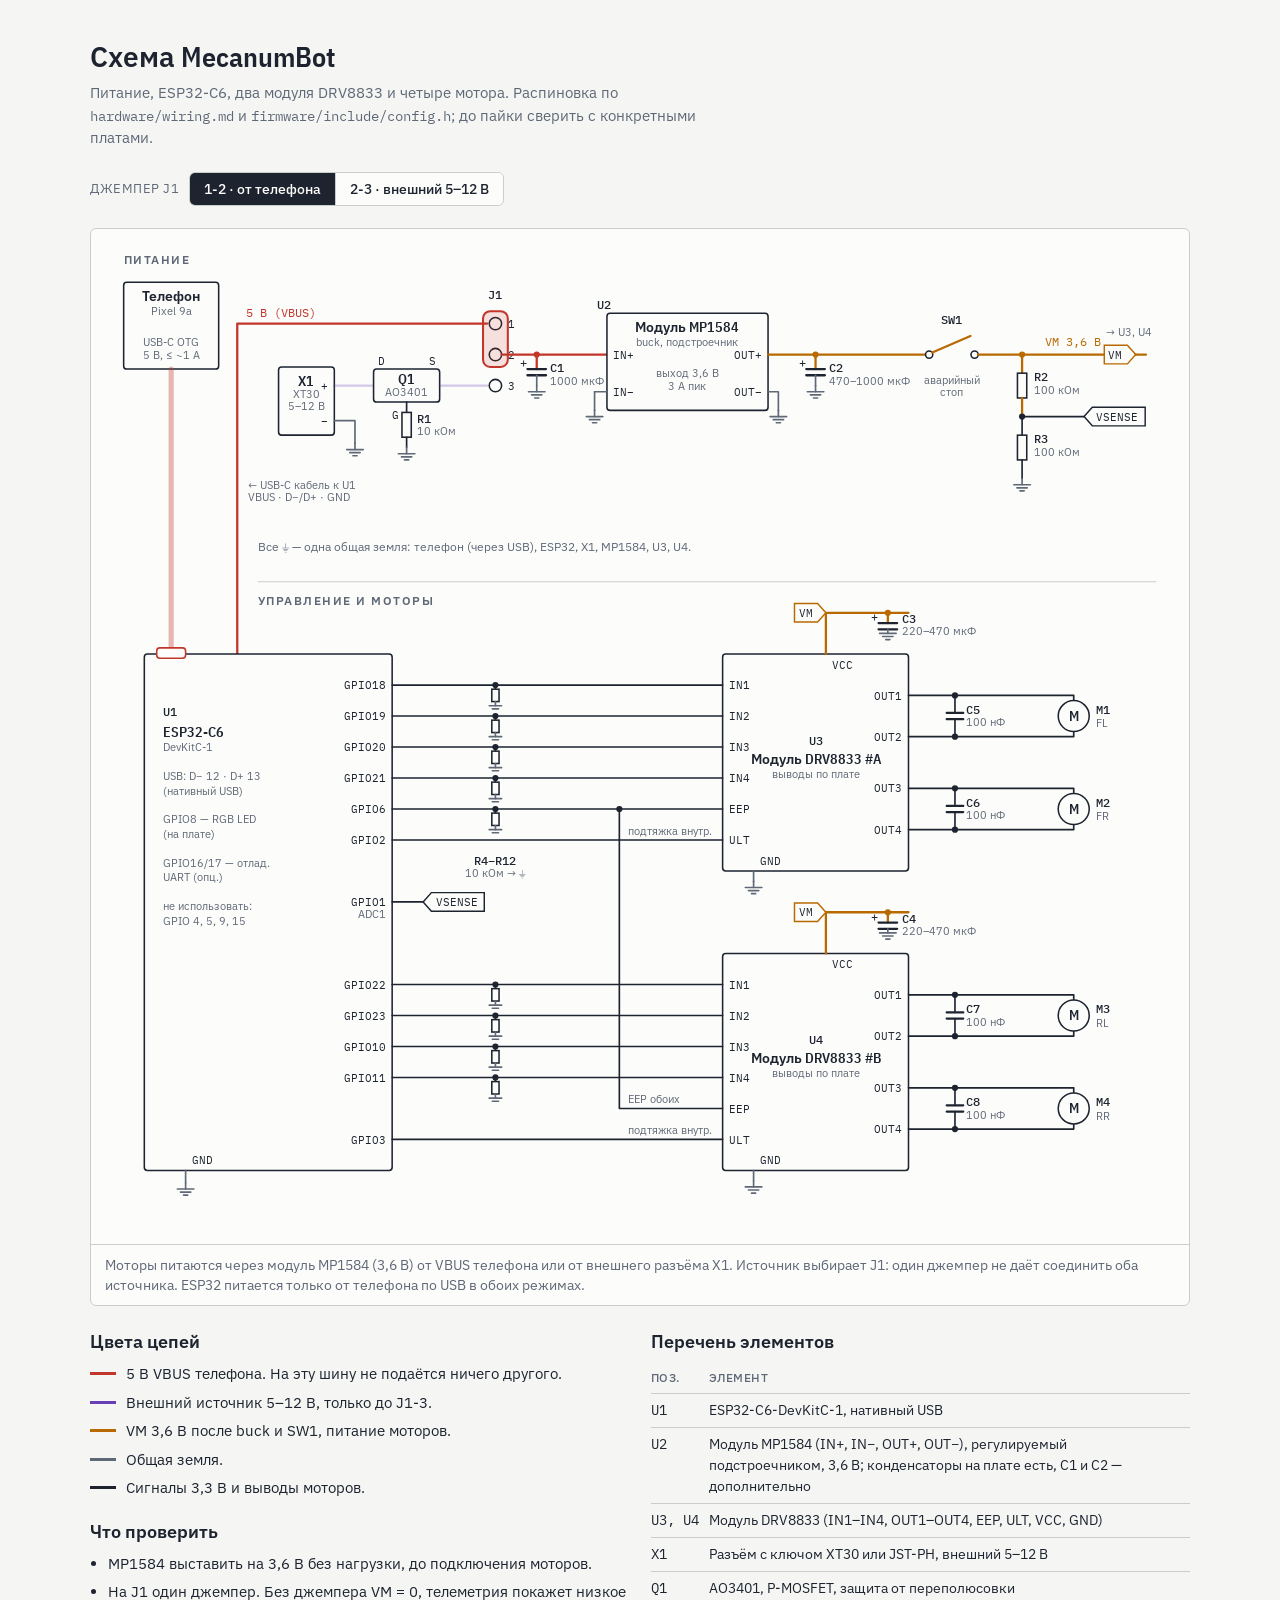
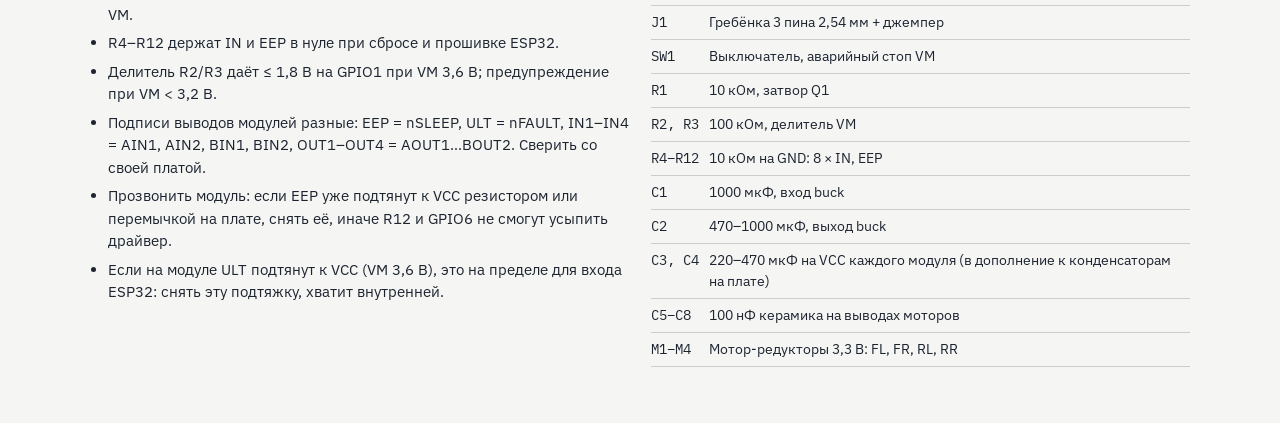
<file: schematic/schematic.html>
<!doctype html>
<html lang="ru">
<meta charset="utf-8">
<meta name="viewport" content="width=device-width, initial-scale=1">
<title>Схема MecanumBot</title>
<link rel="preconnect" href="https://fonts.googleapis.com">
<link rel="stylesheet" href="https://fonts.googleapis.com/css2?family=IBM+Plex+Mono:wght@400;500&family=IBM+Plex+Sans:wght@400;500;600&family=IBM+Plex+Sans+Condensed:wght@500;600&display=swap">
<style>
/* Layout: one wide schematic sheet with a source switch above it; legend and parts list below. */
:root {
  --bg: #f5f6f3; --sheet: #fcfcfa; --ink: #1d2430; --muted: #5f6877; --line: #c9cfc8;
  --v5: #c2362b; --ext: #6a3fb5; --vm: #b86a00; --sig: #1d2430; --gnd: #5f6877;
  --font-body: "IBM Plex Sans", system-ui, sans-serif;
  --font-disp: "IBM Plex Sans Condensed", "IBM Plex Sans", system-ui, sans-serif;
  --font-mono: "IBM Plex Mono", ui-monospace, Menlo, monospace;
}
@media (prefers-color-scheme: dark) { :root:not([data-theme="light"]) {
  --bg: #14171c; --sheet: #1a1e24; --ink: #e3e6ea; --muted: #98a0ab; --line: #343a43;
  --v5: #ff7a6b; --ext: #b69cff; --vm: #f0a640; --sig: #e3e6ea; --gnd: #98a0ab; color-scheme: dark; } }
:root[data-theme="dark"] {
  --bg: #14171c; --sheet: #1a1e24; --ink: #e3e6ea; --muted: #98a0ab; --line: #343a43;
  --v5: #ff7a6b; --ext: #b69cff; --vm: #f0a640; --sig: #e3e6ea; --gnd: #98a0ab; color-scheme: dark; }
body { background: var(--bg); color: var(--ink); font-family: var(--font-body); font-size: 15px; line-height: 1.5; }
main { max-width: 1100px; margin: 0 auto; padding: 28px 16px 48px; display: grid; gap: 22px; }
h1 { font-family: var(--font-disp); font-weight: 600; font-size: 28px; margin: 0; text-wrap: balance; }
h2 { font-family: var(--font-disp); font-weight: 600; font-size: 18px; margin: 0 0 8px; }
.lead { margin: 4px 0 0; color: var(--muted); max-width: 70ch; }
.bar { display: flex; flex-wrap: wrap; gap: 10px; align-items: center; }
.bar span { font-size: 13px; color: var(--muted); letter-spacing: .04em; text-transform: uppercase; }
.seg { display: inline-flex; border: 1px solid var(--line); border-radius: 6px; overflow: hidden; }
.seg button { font: 500 14px var(--font-body); padding: 7px 14px; border: 0; background: var(--sheet); color: var(--ink); cursor: pointer; }
.seg button + button { border-left: 1px solid var(--line); }
.seg button[aria-pressed="true"] { background: var(--ink); color: var(--sheet); }
.seg button:focus-visible { outline: 2px solid var(--vm); outline-offset: -2px; }
figure { margin: 0; background: var(--sheet); border: 1px solid var(--line); border-radius: 6px; }
.scroll { overflow-x: auto; padding: 12px; }
svg { display: block; width: 100%; min-width: 820px; height: auto; }
figcaption { padding: 10px 14px; border-top: 1px solid var(--line); color: var(--muted); font-size: 13.5px; }
.w { fill: none; stroke-width: 1.6; stroke-linejoin: round; stroke-linecap: round; transition: opacity .2s; }
.sig { stroke: var(--sig); } .v5 { stroke: var(--v5); stroke-width: 2.2; } .ext { stroke: var(--ext); stroke-width: 2.2; }
.vm { stroke: var(--vm); stroke-width: 2.2; } .gnd { stroke: var(--gnd); } .mot { stroke: var(--sig); }
.vin { stroke: var(--vin); stroke-width: 2.2; }
.usb { stroke: var(--v5); stroke-width: 5; stroke-opacity: .35; }
.sw { stroke: var(--vm); stroke-width: 2.2; }
.dot { stroke: none; } .dot.sig, .dot.mot { fill: var(--sig); } .dot.vm { fill: var(--vm); } .dot.vin { fill: var(--vin); }
.g line { stroke: var(--gnd); stroke-width: 1.6; stroke-linecap: round; }
.part { fill: var(--sheet); stroke: var(--sig); stroke-width: 1.5; }
.plate { stroke: var(--sig); stroke-width: 2.2; stroke-linecap: round; }
.blk { fill: var(--sheet); stroke: var(--sig); stroke-width: 1.5; }
.port { fill: var(--sheet); stroke: var(--v5); stroke-width: 1.5; }
.jpin { fill: var(--sheet); stroke: var(--sig); stroke-width: 1.5; }
.jcap { fill: var(--vin); fill-opacity: .14; stroke: var(--vin); stroke-width: 2; transition: transform .25s; }
.flag { fill: var(--sheet); stroke-width: 1.4; } .flag.vm { stroke: var(--vm); } .flag.sig { stroke: var(--sig); }
.rule { stroke: var(--line); stroke-width: 1; }
text { fill: var(--ink); font-family: var(--font-body); font-size: 12px; }
.btitle { font-family: var(--font-disp); font-weight: 600; font-size: 14px; }
.ref { font-family: var(--font-mono); font-weight: 500; font-size: 12px; }
.val { fill: var(--muted); font-size: 11px; }
.pin { font-family: var(--font-mono); font-size: 11px; }
.pol { font-family: var(--font-mono); font-size: 12px; }
.mname { font-family: var(--font-disp); font-weight: 600; font-size: 14px; }
.flagt { font-family: var(--font-mono); font-size: 11px; }
.net5 { fill: var(--v5); font-family: var(--font-mono); font-size: 11.5px; }
.netvm { fill: var(--vm); font-family: var(--font-mono); font-size: 11.5px; }
.sect { fill: var(--muted); font-family: var(--font-disp); font-size: 12px; letter-spacing: .12em; font-weight: 600; }
.note { fill: var(--muted); font-size: 12px; }
/* source switch */
figure[data-src="phone"] { --vin: var(--v5); }
figure[data-src="ext"] { --vin: var(--ext); }
figure[data-src="phone"] .ext { opacity: .28; }
figure[data-src="ext"] .v5 { opacity: .28; }
figure[data-src="ext"] #jcap { transform: translateY(30px); }
.cols { display: grid; grid-template-columns: repeat(auto-fit, minmax(300px, 1fr)); gap: 22px; align-items: start; }
.cols > section { min-width: 0; }
.legend { list-style: none; margin: 0; padding: 0; display: grid; gap: 6px; }
.legend li { display: flex; gap: 10px; align-items: baseline; }
.sw-k { flex: 0 0 26px; height: 0; border-top: 3px solid; transform: translateY(-4px); }
ul.rules { margin: 0; padding-left: 18px; display: grid; gap: 6px; }
.tbl { overflow-x: auto; }
table { border-collapse: collapse; width: 100%; font-size: 14px; }
th, td { text-align: left; padding: 6px 10px 6px 0; border-bottom: 1px solid var(--line); vertical-align: top; }
th { font-size: 12px; color: var(--muted); font-weight: 500; letter-spacing: .04em; text-transform: uppercase; }
td:first-child { font-family: var(--font-mono); white-space: nowrap; }
code { font-family: var(--font-mono); font-size: .92em; }
@media (prefers-reduced-motion: reduce) { .w, .jcap { transition: none; } }
</style>
<main>
  <header>
    <h1>Схема MecanumBot</h1>
    <p class="lead">Питание, ESP32-C6, два модуля DRV8833 и четыре мотора. Распиновка по <code>hardware/wiring.md</code> и <code>firmware/include/config.h</code>; до пайки сверить с конкретными платами.</p>
  </header>
  <div class="bar">
    <span>Джемпер J1</span>
    <div class="seg" role="group" aria-label="Положение джемпера J1">
      <button id="src-phone" type="button" aria-pressed="true" data-src="phone">1-2 · от телефона</button>
      <button id="src-ext" type="button" aria-pressed="false" data-src="ext">2-3 · внешний 5–12 В</button>
    </div>
  </div>
  <figure id="sch" data-src="phone">
    <div class="scroll">
<svg viewBox="0 0 1040 960" role="img" aria-label="Принципиальная схема MecanumBot: питание моторов от телефона или внешнего источника через джемпер J1 и MP1584, ESP32-C6 управляет двумя DRV8833 и четырьмя моторами">
<text class="sect" x="20" y="22" text-anchor="start">ПИТАНИЕ</text>
<rect class="blk" x="20" y="40" width="92" height="84" rx="3"/>
<text class="btitle" x="66.0" y="58" text-anchor="middle">Телефон</text>
<text class="val" x="66.0" y="72" text-anchor="middle">Pixel 9a</text>
<text class="val" x="66" y="102" text-anchor="middle">USB-C OTG</text>
<text class="val" x="66" y="114" text-anchor="middle">5 В, ≤ ~1 А</text>
<line class="w usb" x1="66" y1="124" x2="66" y2="400"/>
<text class="val" x="140" y="240" text-anchor="start">← USB-C кабель к U1</text>
<text class="val" x="140" y="252" text-anchor="start">VBUS · D−/D+ · GND</text>
<polyline class="w v5" points="130,400 130,80 372,80"/>
<text class="net5" x="138" y="74" text-anchor="start">5 В (VBUS)</text>
<text class="pin" x="136" y="416" text-anchor="start">5V</text>
<rect class="blk" x="170" y="122" width="54" height="66" rx="3"/>
<text class="btitle" x="197.0" y="140" text-anchor="middle">X1</text>
<text class="val" x="197" y="152" text-anchor="middle">XT30</text>
<text class="val" x="197" y="164" text-anchor="middle">5–12 В</text>
<text class="pin" x="218" y="144" text-anchor="end">+</text>
<text class="pin" x="218" y="178" text-anchor="end">−</text>
<polyline class="w ext" points="224,140 262,140"/>
<polyline class="w gnd" points="224,174 244,174 244,196"/>
<g class="g gnd"><line x1="244" y1="196" x2="244" y2="202"/><line x1="236" y1="202" x2="252" y2="202"/><line x1="239" y1="205" x2="249" y2="205"/><line x1="242" y1="208" x2="246" y2="208"/></g>
<rect class="blk" x="262" y="124" width="64" height="32" rx="3"/>
<text class="btitle" x="294" y="138" text-anchor="middle">Q1</text>
<text class="val" x="294" y="150" text-anchor="middle">AO3401</text>
<text class="pin" x="266" y="120" text-anchor="start">D</text>
<text class="pin" x="322" y="120" text-anchor="end">S</text>
<polyline class="w ext" points="326,140 372,140"/>
<polyline class="w sig" points="294,156 294,166.0"/>
<rect class="part" x="289.5" y="166.0" width="9" height="24"/>
<polyline class="w sig" points="294,190.0 294,200"/>
<text class="ref" x="304" y="176" text-anchor="start">R1</text>
<text class="val" x="304" y="188" text-anchor="start">10 кОм</text>
<g class="g gnd"><line x1="294" y1="200" x2="294" y2="206"/><line x1="286" y1="206" x2="302" y2="206"/><line x1="289" y1="209" x2="299" y2="209"/><line x1="292" y1="212" x2="296" y2="212"/></g>
<text class="pin" x="287" y="172" text-anchor="end">G</text>
<circle class="jpin" cx="380" cy="80" r="6"/>
<text class="pin" x="392" y="84" text-anchor="start">1</text>
<circle class="jpin" cx="380" cy="110" r="6"/>
<text class="pin" x="392" y="114" text-anchor="start">2</text>
<circle class="jpin" cx="380" cy="140" r="6"/>
<text class="pin" x="392" y="144" text-anchor="start">3</text>
<rect id="jcap" class="jcap" x="368" y="68" width="24" height="54" rx="7"/>
<text class="ref" x="380" y="56" text-anchor="middle">J1</text>
<polyline class="w vin" points="386,110 400,110 488,110"/>
<circle class="dot vin" cx="420" cy="110" r="3"/>
<polyline class="w vin" points="420,110 420,124"/>
<line class="plate" x1="411" y1="124" x2="429" y2="124"/>
<line class="plate" x1="411" y1="130" x2="429" y2="130"/>
<text class="pol" x="407" y="122" text-anchor="middle">+</text>
<polyline class="w gnd" points="420,130 420,140"/>
<g class="g gnd"><line x1="420" y1="140" x2="420" y2="146"/><line x1="412" y1="146" x2="428" y2="146"/><line x1="415" y1="149" x2="425" y2="149"/><line x1="418" y1="152" x2="422" y2="152"/></g>
<text class="ref" x="433" y="127" text-anchor="start">C1</text>
<text class="val" x="433" y="139" text-anchor="start">1000 мкФ</text>
<rect class="blk" x="488" y="70" width="156" height="94" rx="3"/>
<text class="btitle" x="566.0" y="88" text-anchor="middle">Модуль MP1584</text>
<text class="val" x="566.0" y="102" text-anchor="middle">buck, подстроечник</text>
<text class="ref" x="478" y="66" text-anchor="start">U2</text>
<text class="val" x="566" y="132" text-anchor="middle">выход 3,6 В</text>
<text class="val" x="566" y="144" text-anchor="middle">3 А пик</text>
<text class="pin" x="494" y="114" text-anchor="start">IN+</text>
<text class="pin" x="494" y="150" text-anchor="start">IN−</text>
<text class="pin" x="638" y="114" text-anchor="end">OUT+</text>
<text class="pin" x="638" y="150" text-anchor="end">OUT−</text>
<polyline class="w gnd" points="476,146 488,146"/>
<polyline class="w gnd" points="476,146 476,164"/>
<g class="g gnd"><line x1="476" y1="164" x2="476" y2="170"/><line x1="468" y1="170" x2="484" y2="170"/><line x1="471" y1="173" x2="481" y2="173"/><line x1="474" y1="176" x2="478" y2="176"/></g>
<polyline class="w gnd" points="644,146 654,146 654,164"/>
<g class="g gnd"><line x1="654" y1="164" x2="654" y2="170"/><line x1="646" y1="170" x2="662" y2="170"/><line x1="649" y1="173" x2="659" y2="173"/><line x1="652" y1="176" x2="656" y2="176"/></g>
<polyline class="w vm" points="644,110 796,110"/>
<circle class="dot vm" cx="690" cy="110" r="3"/>
<polyline class="w vm" points="690,110 690,124"/>
<line class="plate" x1="681" y1="124" x2="699" y2="124"/>
<line class="plate" x1="681" y1="130" x2="699" y2="130"/>
<text class="pol" x="677" y="122" text-anchor="middle">+</text>
<polyline class="w gnd" points="690,130 690,140"/>
<g class="g gnd"><line x1="690" y1="140" x2="690" y2="146"/><line x1="682" y1="146" x2="698" y2="146"/><line x1="685" y1="149" x2="695" y2="149"/><line x1="688" y1="152" x2="692" y2="152"/></g>
<text class="ref" x="703" y="127" text-anchor="start">C2</text>
<text class="val" x="703" y="139" text-anchor="start">470–1000 мкФ</text>
<circle class="jpin" cx="800" cy="110" r="3.5"/>
<circle class="jpin" cx="844" cy="110" r="3.5"/>
<line class="w sw" x1="803" y1="108" x2="840" y2="92"/>
<text class="ref" x="822" y="80" text-anchor="middle">SW1</text>
<text class="val" x="822" y="138" text-anchor="middle">аварийный</text>
<text class="val" x="822" y="150" text-anchor="middle">стоп</text>
<polyline class="w vm" points="847.5,110 1000,110"/>
<text class="netvm" x="912" y="102" text-anchor="start">VM 3,6 В</text>
<circle class="dot vm" cx="890" cy="110" r="3"/>
<polyline class="w vm" points="890,110 890,128.0"/>
<rect class="part" x="885.5" y="128.0" width="9" height="24"/>
<polyline class="w vm" points="890,152.0 890,170"/>
<text class="ref" x="902" y="136" text-anchor="start">R2</text>
<text class="val" x="902" y="148" text-anchor="start">100 кОм</text>
<circle class="dot sig" cx="890" cy="170" r="3"/>
<polyline class="w sig" points="890,170 890,188.0"/>
<rect class="part" x="885.5" y="188.0" width="9" height="24"/>
<polyline class="w sig" points="890,212.0 890,230"/>
<text class="ref" x="902" y="196" text-anchor="start">R3</text>
<text class="val" x="902" y="208" text-anchor="start">100 кОм</text>
<g class="g gnd"><line x1="890" y1="230" x2="890" y2="236"/><line x1="882" y1="236" x2="898" y2="236"/><line x1="885" y1="239" x2="895" y2="239"/><line x1="888" y1="242" x2="892" y2="242"/></g>
<polyline class="w sig" points="890,170 950,170"/>
<polygon class="flag sig" points="950,170 958,161 1009.2,161 1009.2,179 958,179"/>
<text class="flagt" x="962" y="174" text-anchor="start">VSENSE</text>
<polygon class="flag vm" points="1000,110 992,101 969.6,101 969.6,119 992,119"/>
<text class="flagt" x="973.6" y="114" text-anchor="start">VM</text>
<polyline class="w vm" points="1000,110 1010,110"/>
<text class="val" x="1016" y="92" text-anchor="end">→ U3, U4</text>
<text class="note" x="150" y="300" text-anchor="start">Все ⏚ — одна общая земля: телефон (через USB), ESP32, X1, MP1584, U3, U4.</text>
<text class="sect" x="150" y="352" text-anchor="start">УПРАВЛЕНИЕ И МОТОРЫ</text>
<line class="rule" x1="150" y1="330" x2="1020" y2="330"/>
<rect class="blk" x="40" y="400" width="240" height="500" rx="3"/>
<text class="ref" x="58" y="460" text-anchor="start">U1</text>
<text class="btitle" x="58" y="480" text-anchor="start">ESP32-C6</text>
<text class="val" x="58" y="494" text-anchor="start">DevKitC-1</text>
<text class="val" x="58" y="522" text-anchor="start">USB: D− 12 · D+ 13</text>
<text class="val" x="58" y="536" text-anchor="start">(нативный USB)</text>
<text class="val" x="58" y="564" text-anchor="start">GPIO8 — RGB LED</text>
<text class="val" x="58" y="578" text-anchor="start">(на плате)</text>
<text class="val" x="58" y="606" text-anchor="start">GPIO16/17 — отлад.</text>
<text class="val" x="58" y="620" text-anchor="start">UART (опц.)</text>
<text class="val" x="58" y="648" text-anchor="start">не использовать:</text>
<text class="val" x="58" y="662" text-anchor="start">GPIO 4, 5, 9, 15</text>
<rect class="port" x="52" y="394" width="28" height="10" rx="3"/>
<polyline class="w gnd" points="80,900 80,912"/>
<g class="g gnd"><line x1="80" y1="912" x2="80" y2="918"/><line x1="72" y1="918" x2="88" y2="918"/><line x1="75" y1="921" x2="85" y2="921"/><line x1="78" y1="924" x2="82" y2="924"/></g>
<text class="pin" x="86" y="894" text-anchor="start">GND</text>
<rect class="blk" x="600" y="400" width="180" height="210" rx="3"/>
<text class="ref" x="690.0" y="488" text-anchor="middle">U3</text>
<text class="btitle" x="690.0" y="506" text-anchor="middle">Модуль DRV8833 #A</text>
<text class="val" x="690.0" y="520" text-anchor="middle">выводы по плате</text>
<polyline class="w sig" points="280,430 600,430"/>
<text class="pin" x="274" y="434" text-anchor="end">GPIO18</text>
<text class="pin" x="606" y="434" text-anchor="start">IN1</text>
<circle class="dot sig" cx="380" cy="430" r="3"/>
<polyline class="w sig" points="380,430 380,434"/>
<rect class="part" x="376.5" y="434" width="7" height="12"/>
<g class="g gnd"><line x1="380" y1="446" x2="380" y2="450"/><line x1="374" y1="450" x2="386" y2="450"/><line x1="377" y1="453" x2="383" y2="453"/></g>
<polyline class="w sig" points="280,460 600,460"/>
<text class="pin" x="274" y="464" text-anchor="end">GPIO19</text>
<text class="pin" x="606" y="464" text-anchor="start">IN2</text>
<circle class="dot sig" cx="380" cy="460" r="3"/>
<polyline class="w sig" points="380,460 380,464"/>
<rect class="part" x="376.5" y="464" width="7" height="12"/>
<g class="g gnd"><line x1="380" y1="476" x2="380" y2="480"/><line x1="374" y1="480" x2="386" y2="480"/><line x1="377" y1="483" x2="383" y2="483"/></g>
<polyline class="w sig" points="280,490 600,490"/>
<text class="pin" x="274" y="494" text-anchor="end">GPIO20</text>
<text class="pin" x="606" y="494" text-anchor="start">IN3</text>
<circle class="dot sig" cx="380" cy="490" r="3"/>
<polyline class="w sig" points="380,490 380,494"/>
<rect class="part" x="376.5" y="494" width="7" height="12"/>
<g class="g gnd"><line x1="380" y1="506" x2="380" y2="510"/><line x1="374" y1="510" x2="386" y2="510"/><line x1="377" y1="513" x2="383" y2="513"/></g>
<polyline class="w sig" points="280,520 600,520"/>
<text class="pin" x="274" y="524" text-anchor="end">GPIO21</text>
<text class="pin" x="606" y="524" text-anchor="start">IN4</text>
<circle class="dot sig" cx="380" cy="520" r="3"/>
<polyline class="w sig" points="380,520 380,524"/>
<rect class="part" x="376.5" y="524" width="7" height="12"/>
<g class="g gnd"><line x1="380" y1="536" x2="380" y2="540"/><line x1="374" y1="540" x2="386" y2="540"/><line x1="377" y1="543" x2="383" y2="543"/></g>
<text class="pin" x="606" y="554" text-anchor="start">EEP</text>
<polyline class="w sig" points="280,580 600,580"/>
<text class="pin" x="274" y="584" text-anchor="end">GPIO2</text>
<text class="pin" x="606" y="584" text-anchor="start">ULT</text>
<text class="val" x="508" y="575" text-anchor="start">подтяжка внутр.</text>
<polyline class="w vm" points="700,400 700,360 780,360"/>
<polygon class="flag vm" points="700,360 692,351 669.6,351 669.6,369 692,369"/>
<text class="flagt" x="673.6" y="364" text-anchor="start">VM</text>
<circle class="dot vm" cx="760" cy="360" r="3"/>
<polyline class="w vm" points="760,360 760,370"/>
<line class="plate" x1="751" y1="370" x2="769" y2="370"/>
<line class="plate" x1="751" y1="376" x2="769" y2="376"/>
<text class="pol" x="747" y="368" text-anchor="middle">+</text>
<polyline class="w gnd" points="760,376 760,380"/>
<g class="g gnd"><line x1="752" y1="380" x2="768" y2="380"/><line x1="755" y1="383" x2="765" y2="383"/><line x1="758" y1="386" x2="762" y2="386"/></g>
<text class="ref" x="774" y="370" text-anchor="start">C3</text>
<text class="val" x="774" y="382" text-anchor="start">220–470 мкФ</text>
<text class="pin" x="706" y="414" text-anchor="start">VCC</text>
<polyline class="w gnd" points="630,610 630,620"/>
<g class="g gnd"><line x1="630" y1="620" x2="630" y2="626"/><line x1="622" y1="626" x2="638" y2="626"/><line x1="625" y1="629" x2="635" y2="629"/><line x1="628" y1="632" x2="632" y2="632"/></g>
<text class="pin" x="636" y="604" text-anchor="start">GND</text>
<text class="pin" x="774" y="444" text-anchor="end">OUT1</text>
<text class="pin" x="774" y="484" text-anchor="end">OUT2</text>
<text class="pin" x="774" y="534" text-anchor="end">OUT3</text>
<text class="pin" x="774" y="574" text-anchor="end">OUT4</text>
<polyline class="w mot" points="780,440 940,440 940,445"/>
<polyline class="w mot" points="780,480 940,480 940,475"/>
<circle class="part" cx="940" cy="460" r="15"/>
<text class="mname" x="940" y="464.5" text-anchor="middle">M</text>
<text class="ref" x="962" y="458" text-anchor="start">M1</text>
<text class="val" x="962" y="471" text-anchor="start">FL</text>
<circle class="dot mot" cx="825" cy="440" r="3"/>
<circle class="dot mot" cx="825" cy="480" r="3"/>
<polyline class="w mot" points="825,440 825,457.0"/>
<line class="plate" x1="817" y1="457.0" x2="833" y2="457.0"/>
<line class="plate" x1="817" y1="463.0" x2="833" y2="463.0"/>
<polyline class="w mot" points="825,463.0 825,480"/>
<text class="ref" x="836" y="458.0" text-anchor="start">C5</text>
<text class="val" x="836" y="470.0" text-anchor="start">100 нФ</text>
<polyline class="w mot" points="780,530 940,530 940,535"/>
<polyline class="w mot" points="780,570 940,570 940,565"/>
<circle class="part" cx="940" cy="550" r="15"/>
<text class="mname" x="940" y="554.5" text-anchor="middle">M</text>
<text class="ref" x="962" y="548" text-anchor="start">M2</text>
<text class="val" x="962" y="561" text-anchor="start">FR</text>
<circle class="dot mot" cx="825" cy="530" r="3"/>
<circle class="dot mot" cx="825" cy="570" r="3"/>
<polyline class="w mot" points="825,530 825,547.0"/>
<line class="plate" x1="817" y1="547.0" x2="833" y2="547.0"/>
<line class="plate" x1="817" y1="553.0" x2="833" y2="553.0"/>
<polyline class="w mot" points="825,553.0 825,570"/>
<text class="ref" x="836" y="548.0" text-anchor="start">C6</text>
<text class="val" x="836" y="560.0" text-anchor="start">100 нФ</text>
<rect class="blk" x="600" y="690" width="180" height="210" rx="3"/>
<text class="ref" x="690.0" y="778" text-anchor="middle">U4</text>
<text class="btitle" x="690.0" y="796" text-anchor="middle">Модуль DRV8833 #B</text>
<text class="val" x="690.0" y="810" text-anchor="middle">выводы по плате</text>
<polyline class="w sig" points="280,720 600,720"/>
<text class="pin" x="274" y="724" text-anchor="end">GPIO22</text>
<text class="pin" x="606" y="724" text-anchor="start">IN1</text>
<circle class="dot sig" cx="380" cy="720" r="3"/>
<polyline class="w sig" points="380,720 380,724"/>
<rect class="part" x="376.5" y="724" width="7" height="12"/>
<g class="g gnd"><line x1="380" y1="736" x2="380" y2="740"/><line x1="374" y1="740" x2="386" y2="740"/><line x1="377" y1="743" x2="383" y2="743"/></g>
<polyline class="w sig" points="280,750 600,750"/>
<text class="pin" x="274" y="754" text-anchor="end">GPIO23</text>
<text class="pin" x="606" y="754" text-anchor="start">IN2</text>
<circle class="dot sig" cx="380" cy="750" r="3"/>
<polyline class="w sig" points="380,750 380,754"/>
<rect class="part" x="376.5" y="754" width="7" height="12"/>
<g class="g gnd"><line x1="380" y1="766" x2="380" y2="770"/><line x1="374" y1="770" x2="386" y2="770"/><line x1="377" y1="773" x2="383" y2="773"/></g>
<polyline class="w sig" points="280,780 600,780"/>
<text class="pin" x="274" y="784" text-anchor="end">GPIO10</text>
<text class="pin" x="606" y="784" text-anchor="start">IN3</text>
<circle class="dot sig" cx="380" cy="780" r="3"/>
<polyline class="w sig" points="380,780 380,784"/>
<rect class="part" x="376.5" y="784" width="7" height="12"/>
<g class="g gnd"><line x1="380" y1="796" x2="380" y2="800"/><line x1="374" y1="800" x2="386" y2="800"/><line x1="377" y1="803" x2="383" y2="803"/></g>
<polyline class="w sig" points="280,810 600,810"/>
<text class="pin" x="274" y="814" text-anchor="end">GPIO11</text>
<text class="pin" x="606" y="814" text-anchor="start">IN4</text>
<circle class="dot sig" cx="380" cy="810" r="3"/>
<polyline class="w sig" points="380,810 380,814"/>
<rect class="part" x="376.5" y="814" width="7" height="12"/>
<g class="g gnd"><line x1="380" y1="826" x2="380" y2="830"/><line x1="374" y1="830" x2="386" y2="830"/><line x1="377" y1="833" x2="383" y2="833"/></g>
<text class="pin" x="606" y="844" text-anchor="start">EEP</text>
<polyline class="w sig" points="280,870 600,870"/>
<text class="pin" x="274" y="874" text-anchor="end">GPIO3</text>
<text class="pin" x="606" y="874" text-anchor="start">ULT</text>
<text class="val" x="508" y="865" text-anchor="start">подтяжка внутр.</text>
<polyline class="w vm" points="700,690 700,650 780,650"/>
<polygon class="flag vm" points="700,650 692,641 669.6,641 669.6,659 692,659"/>
<text class="flagt" x="673.6" y="654" text-anchor="start">VM</text>
<circle class="dot vm" cx="760" cy="650" r="3"/>
<polyline class="w vm" points="760,650 760,660"/>
<line class="plate" x1="751" y1="660" x2="769" y2="660"/>
<line class="plate" x1="751" y1="666" x2="769" y2="666"/>
<text class="pol" x="747" y="658" text-anchor="middle">+</text>
<polyline class="w gnd" points="760,666 760,670"/>
<g class="g gnd"><line x1="752" y1="670" x2="768" y2="670"/><line x1="755" y1="673" x2="765" y2="673"/><line x1="758" y1="676" x2="762" y2="676"/></g>
<text class="ref" x="774" y="660" text-anchor="start">C4</text>
<text class="val" x="774" y="672" text-anchor="start">220–470 мкФ</text>
<text class="pin" x="706" y="704" text-anchor="start">VCC</text>
<polyline class="w gnd" points="630,900 630,910"/>
<g class="g gnd"><line x1="630" y1="910" x2="630" y2="916"/><line x1="622" y1="916" x2="638" y2="916"/><line x1="625" y1="919" x2="635" y2="919"/><line x1="628" y1="922" x2="632" y2="922"/></g>
<text class="pin" x="636" y="894" text-anchor="start">GND</text>
<text class="pin" x="774" y="734" text-anchor="end">OUT1</text>
<text class="pin" x="774" y="774" text-anchor="end">OUT2</text>
<text class="pin" x="774" y="824" text-anchor="end">OUT3</text>
<text class="pin" x="774" y="864" text-anchor="end">OUT4</text>
<polyline class="w mot" points="780,730 940,730 940,735"/>
<polyline class="w mot" points="780,770 940,770 940,765"/>
<circle class="part" cx="940" cy="750" r="15"/>
<text class="mname" x="940" y="754.5" text-anchor="middle">M</text>
<text class="ref" x="962" y="748" text-anchor="start">M3</text>
<text class="val" x="962" y="761" text-anchor="start">RL</text>
<circle class="dot mot" cx="825" cy="730" r="3"/>
<circle class="dot mot" cx="825" cy="770" r="3"/>
<polyline class="w mot" points="825,730 825,747.0"/>
<line class="plate" x1="817" y1="747.0" x2="833" y2="747.0"/>
<line class="plate" x1="817" y1="753.0" x2="833" y2="753.0"/>
<polyline class="w mot" points="825,753.0 825,770"/>
<text class="ref" x="836" y="748.0" text-anchor="start">C7</text>
<text class="val" x="836" y="760.0" text-anchor="start">100 нФ</text>
<polyline class="w mot" points="780,820 940,820 940,825"/>
<polyline class="w mot" points="780,860 940,860 940,855"/>
<circle class="part" cx="940" cy="840" r="15"/>
<text class="mname" x="940" y="844.5" text-anchor="middle">M</text>
<text class="ref" x="962" y="838" text-anchor="start">M4</text>
<text class="val" x="962" y="851" text-anchor="start">RR</text>
<circle class="dot mot" cx="825" cy="820" r="3"/>
<circle class="dot mot" cx="825" cy="860" r="3"/>
<polyline class="w mot" points="825,820 825,837.0"/>
<line class="plate" x1="817" y1="837.0" x2="833" y2="837.0"/>
<line class="plate" x1="817" y1="843.0" x2="833" y2="843.0"/>
<polyline class="w mot" points="825,843.0 825,860"/>
<text class="ref" x="836" y="838.0" text-anchor="start">C8</text>
<text class="val" x="836" y="850.0" text-anchor="start">100 нФ</text>
<polyline class="w sig" points="280,550 600,550"/>
<text class="pin" x="274" y="554" text-anchor="end">GPIO6</text>
<circle class="dot sig" cx="380" cy="550" r="3"/>
<polyline class="w sig" points="380,550 380,554"/>
<rect class="part" x="376.5" y="554" width="7" height="12"/>
<g class="g gnd"><line x1="380" y1="566" x2="380" y2="570"/><line x1="374" y1="570" x2="386" y2="570"/><line x1="377" y1="573" x2="383" y2="573"/></g>
<circle class="dot sig" cx="500" cy="550" r="3"/>
<polyline class="w sig" points="500,550 500,840 600,840"/>
<text class="val" x="508" y="835" text-anchor="start">EEP обоих</text>
<text class="ref" x="380" y="604" text-anchor="middle">R4–R12</text>
<text class="val" x="380" y="616" text-anchor="middle">10 кОм → ⏚</text>
<polyline class="w sig" points="280,640 310,640"/>
<polygon class="flag sig" points="310,640 318,631 369.2,631 369.2,649 318,649"/>
<text class="flagt" x="322" y="644" text-anchor="start">VSENSE</text>
<text class="pin" x="274" y="644" text-anchor="end">GPIO1</text>
<text class="val" x="274" y="656" text-anchor="end">ADC1</text>
</svg>
    </div>
    <figcaption>Моторы питаются через модуль MP1584 (3,6 В) от VBUS телефона или от внешнего разъёма X1. Источник выбирает J1: один джемпер не даёт соединить оба источника. ESP32 питается только от телефона по USB в обоих режимах.</figcaption>
  </figure>
  <div class="cols">
    <section>
      <h2>Цвета цепей</h2>
      <ul class="legend">
        <li><span class="sw-k" style="border-color: var(--v5)"></span><span>5 В VBUS телефона. На эту шину не подаётся ничего другого.</span></li>
        <li><span class="sw-k" style="border-color: var(--ext)"></span><span>Внешний источник 5–12 В, только до J1-3.</span></li>
        <li><span class="sw-k" style="border-color: var(--vm)"></span><span>VM 3,6 В после buck и SW1, питание моторов.</span></li>
        <li><span class="sw-k" style="border-color: var(--gnd)"></span><span>Общая земля.</span></li>
        <li><span class="sw-k" style="border-color: var(--sig)"></span><span>Сигналы 3,3 В и выводы моторов.</span></li>
      </ul>
      <h2 style="margin-top:18px">Что проверить</h2>
      <ul class="rules">
        <li>MP1584 выставить на 3,6 В без нагрузки, до подключения моторов.</li>
        <li>На J1 один джемпер. Без джемпера VM = 0, телеметрия покажет низкое VM.</li>
        <li>R4–R12 держат IN и EEP в нуле при сбросе и прошивке ESP32.</li>
        <li>Делитель R2/R3 даёт ≤ 1,8 В на GPIO1 при VM 3,6 В; предупреждение при VM &lt; 3,2 В.</li>
        <li>Подписи выводов модулей разные: EEP = nSLEEP, ULT = nFAULT, IN1–IN4 = AIN1, AIN2, BIN1, BIN2, OUT1–OUT4 = AOUT1…BOUT2. Сверить со своей платой.</li>
        <li>Прозвонить модуль: если EEP уже подтянут к VCC резистором или перемычкой на плате, снять её, иначе R12 и GPIO6 не смогут усыпить драйвер.</li>
        <li>Если на модуле ULT подтянут к VCC (VM 3,6 В), это на пределе для входа ESP32: снять эту подтяжку, хватит внутренней.</li>
      </ul>
    </section>
    <section>
      <h2>Перечень элементов</h2>
      <div class="tbl"><table>
        <thead><tr><th>Поз.</th><th>Элемент</th></tr></thead>
        <tbody>
          <tr><td>U1</td><td>ESP32-C6-DevKitC-1, нативный USB</td></tr>
          <tr><td>U2</td><td>Модуль MP1584 (IN+, IN−, OUT+, OUT−), регулируемый подстроечником, 3,6 В; конденсаторы на плате есть, C1 и C2 — дополнительно</td></tr>
          <tr><td>U3, U4</td><td>Модуль DRV8833 (IN1–IN4, OUT1–OUT4, EEP, ULT, VCC, GND)</td></tr>
          <tr><td>X1</td><td>Разъём с ключом XT30 или JST-PH, внешний 5–12 В</td></tr>
          <tr><td>Q1</td><td>AO3401, P-MOSFET, защита от переполюсовки</td></tr>
          <tr><td>J1</td><td>Гребёнка 3 пина 2,54 мм + джемпер</td></tr>
          <tr><td>SW1</td><td>Выключатель, аварийный стоп VM</td></tr>
          <tr><td>R1</td><td>10 кОм, затвор Q1</td></tr>
          <tr><td>R2, R3</td><td>100 кОм, делитель VM</td></tr>
          <tr><td>R4–R12</td><td>10 кОм на GND: 8 × IN, EEP</td></tr>
          <tr><td>C1</td><td>1000 мкФ, вход buck</td></tr>
          <tr><td>C2</td><td>470–1000 мкФ, выход buck</td></tr>
          <tr><td>C3, C4</td><td>220–470 мкФ на VCC каждого модуля (в дополнение к конденсаторам на плате)</td></tr>
          <tr><td>C5–C8</td><td>100 нФ керамика на выводах моторов</td></tr>
          <tr><td>M1–M4</td><td>Мотор-редукторы 3,3 В: FL, FR, RL, RR</td></tr>
        </tbody>
      </table></div>
    </section>
  </div>
</main>
<script>
(() => {
  const fig = document.getElementById('sch');
  const btns = document.querySelectorAll('.seg button');
  btns.forEach(b => b.addEventListener('click', () => {
    fig.dataset.src = b.dataset.src;
    btns.forEach(x => x.setAttribute('aria-pressed', String(x === b)));
  }));
})();
</script>
</file>
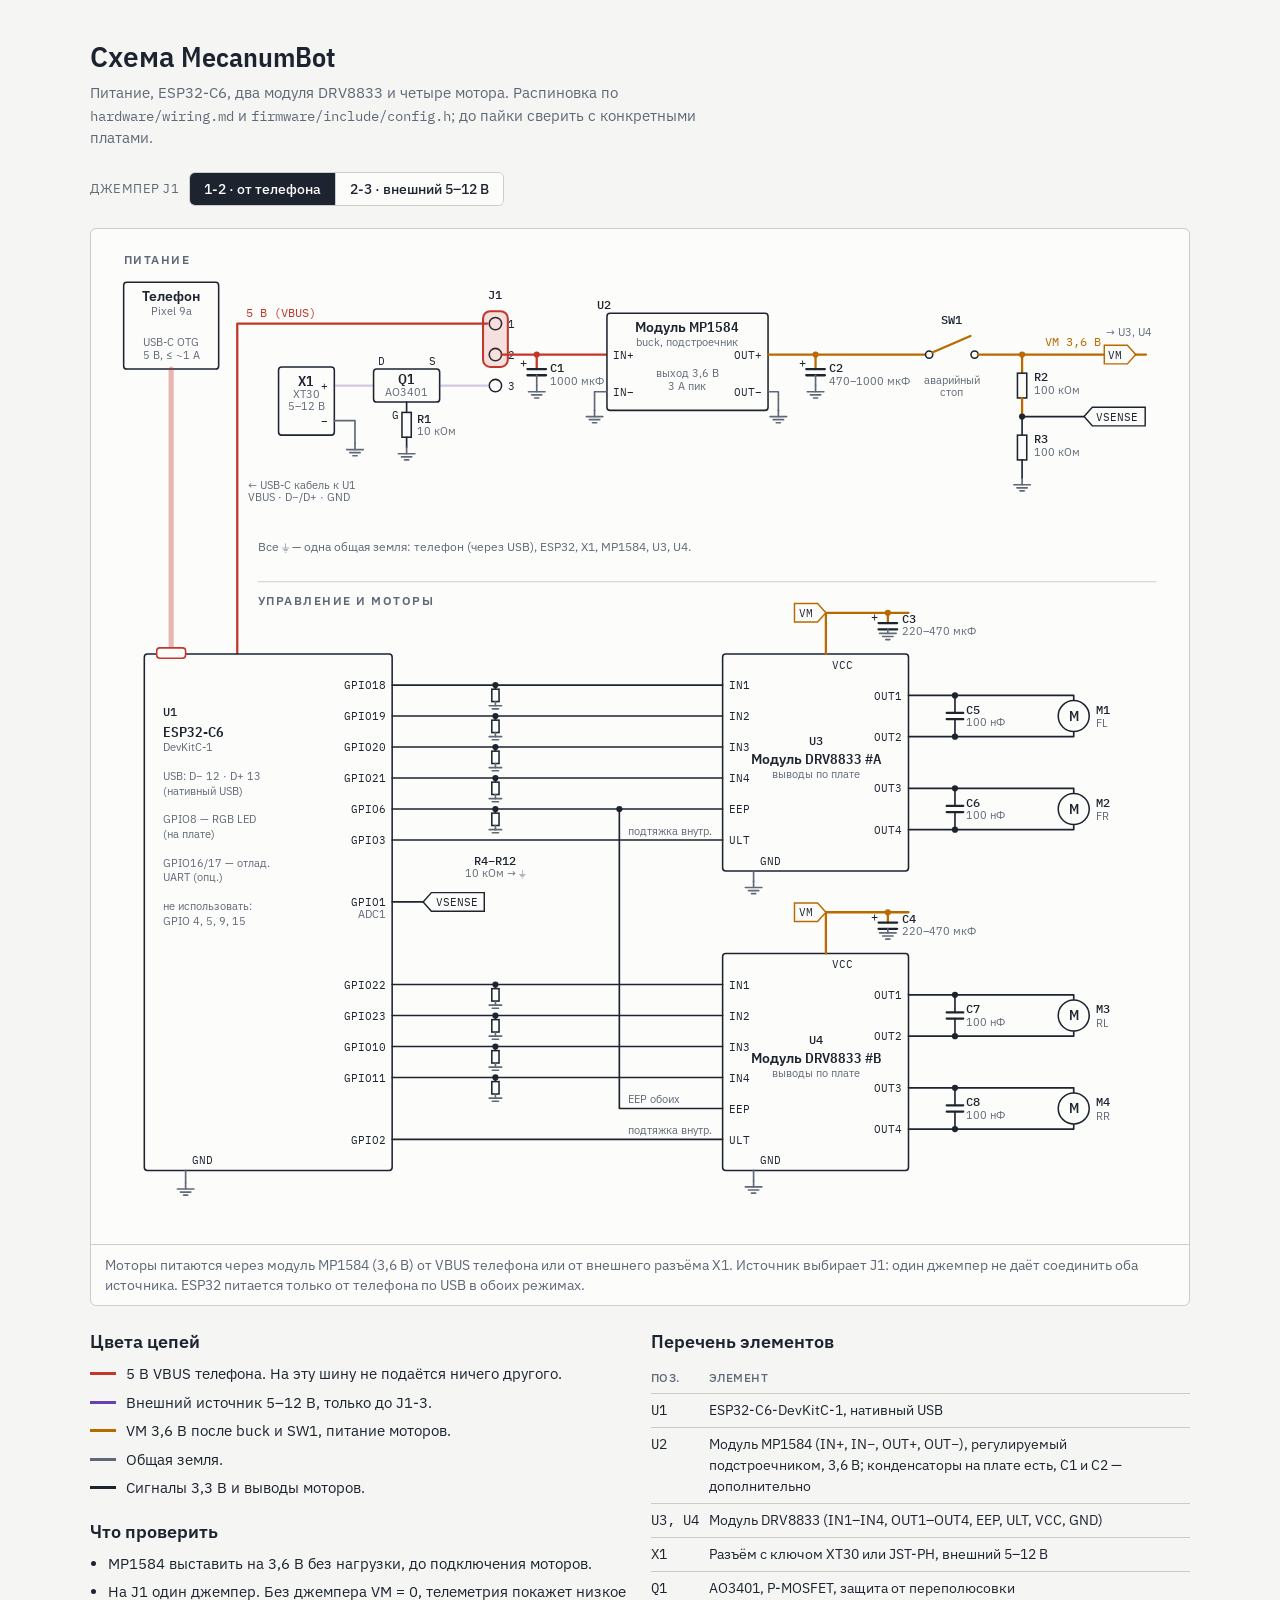
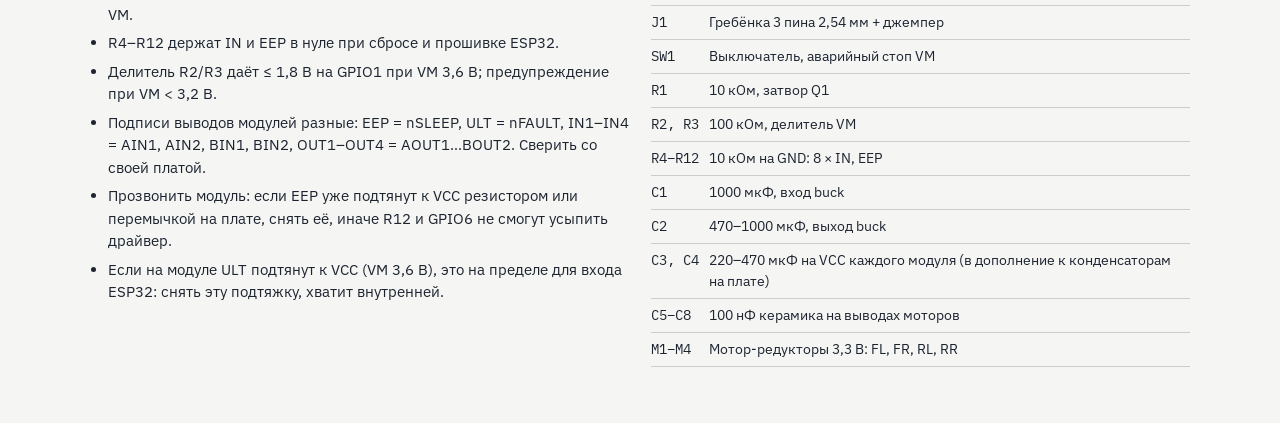
<file: hardware/schematic/schematic.html>
<!doctype html>
<html lang="ru">
<meta charset="utf-8">
<meta name="viewport" content="width=device-width, initial-scale=1">
<title>Схема MecanumBot</title>
<link rel="preconnect" href="https://fonts.googleapis.com">
<link rel="stylesheet" href="https://fonts.googleapis.com/css2?family=IBM+Plex+Mono:wght@400;500&family=IBM+Plex+Sans:wght@400;500;600&family=IBM+Plex+Sans+Condensed:wght@500;600&display=swap">
<style>
/* Layout: one wide schematic sheet with a source switch above it; legend and parts list below. */
:root {
  --bg: #f5f6f3; --sheet: #fcfcfa; --ink: #1d2430; --muted: #5f6877; --line: #c9cfc8;
  --v5: #c2362b; --ext: #6a3fb5; --vm: #b86a00; --sig: #1d2430; --gnd: #5f6877;
  --font-body: "IBM Plex Sans", system-ui, sans-serif;
  --font-disp: "IBM Plex Sans Condensed", "IBM Plex Sans", system-ui, sans-serif;
  --font-mono: "IBM Plex Mono", ui-monospace, Menlo, monospace;
}
@media (prefers-color-scheme: dark) { :root:not([data-theme="light"]) {
  --bg: #14171c; --sheet: #1a1e24; --ink: #e3e6ea; --muted: #98a0ab; --line: #343a43;
  --v5: #ff7a6b; --ext: #b69cff; --vm: #f0a640; --sig: #e3e6ea; --gnd: #98a0ab; color-scheme: dark; } }
:root[data-theme="dark"] {
  --bg: #14171c; --sheet: #1a1e24; --ink: #e3e6ea; --muted: #98a0ab; --line: #343a43;
  --v5: #ff7a6b; --ext: #b69cff; --vm: #f0a640; --sig: #e3e6ea; --gnd: #98a0ab; color-scheme: dark; }
body { background: var(--bg); color: var(--ink); font-family: var(--font-body); font-size: 15px; line-height: 1.5; }
main { max-width: 1100px; margin: 0 auto; padding: 28px 16px 48px; display: grid; gap: 22px; }
h1 { font-family: var(--font-disp); font-weight: 600; font-size: 28px; margin: 0; text-wrap: balance; }
h2 { font-family: var(--font-disp); font-weight: 600; font-size: 18px; margin: 0 0 8px; }
.lead { margin: 4px 0 0; color: var(--muted); max-width: 70ch; }
.bar { display: flex; flex-wrap: wrap; gap: 10px; align-items: center; }
.bar span { font-size: 13px; color: var(--muted); letter-spacing: .04em; text-transform: uppercase; }
.seg { display: inline-flex; border: 1px solid var(--line); border-radius: 6px; overflow: hidden; }
.seg button { font: 500 14px var(--font-body); padding: 7px 14px; border: 0; background: var(--sheet); color: var(--ink); cursor: pointer; }
.seg button + button { border-left: 1px solid var(--line); }
.seg button[aria-pressed="true"] { background: var(--ink); color: var(--sheet); }
.seg button:focus-visible { outline: 2px solid var(--vm); outline-offset: -2px; }
figure { margin: 0; background: var(--sheet); border: 1px solid var(--line); border-radius: 6px; }
.scroll { overflow-x: auto; padding: 12px; }
svg { display: block; width: 100%; min-width: 820px; height: auto; }
figcaption { padding: 10px 14px; border-top: 1px solid var(--line); color: var(--muted); font-size: 13.5px; }
.w { fill: none; stroke-width: 1.6; stroke-linejoin: round; stroke-linecap: round; transition: opacity .2s; }
.sig { stroke: var(--sig); } .v5 { stroke: var(--v5); stroke-width: 2.2; } .ext { stroke: var(--ext); stroke-width: 2.2; }
.vm { stroke: var(--vm); stroke-width: 2.2; } .gnd { stroke: var(--gnd); } .mot { stroke: var(--sig); }
.vin { stroke: var(--vin); stroke-width: 2.2; }
.usb { stroke: var(--v5); stroke-width: 5; stroke-opacity: .35; }
.sw { stroke: var(--vm); stroke-width: 2.2; }
.dot { stroke: none; } .dot.sig, .dot.mot { fill: var(--sig); } .dot.vm { fill: var(--vm); } .dot.vin { fill: var(--vin); }
.g line { stroke: var(--gnd); stroke-width: 1.6; stroke-linecap: round; }
.part { fill: var(--sheet); stroke: var(--sig); stroke-width: 1.5; }
.plate { stroke: var(--sig); stroke-width: 2.2; stroke-linecap: round; }
.blk { fill: var(--sheet); stroke: var(--sig); stroke-width: 1.5; }
.port { fill: var(--sheet); stroke: var(--v5); stroke-width: 1.5; }
.jpin { fill: var(--sheet); stroke: var(--sig); stroke-width: 1.5; }
.jcap { fill: var(--vin); fill-opacity: .14; stroke: var(--vin); stroke-width: 2; transition: transform .25s; }
.flag { fill: var(--sheet); stroke-width: 1.4; } .flag.vm { stroke: var(--vm); } .flag.sig { stroke: var(--sig); }
.rule { stroke: var(--line); stroke-width: 1; }
text { fill: var(--ink); font-family: var(--font-body); font-size: 12px; }
.btitle { font-family: var(--font-disp); font-weight: 600; font-size: 14px; }
.ref { font-family: var(--font-mono); font-weight: 500; font-size: 12px; }
.val { fill: var(--muted); font-size: 11px; }
.pin { font-family: var(--font-mono); font-size: 11px; }
.pol { font-family: var(--font-mono); font-size: 12px; }
.mname { font-family: var(--font-disp); font-weight: 600; font-size: 14px; }
.flagt { font-family: var(--font-mono); font-size: 11px; }
.net5 { fill: var(--v5); font-family: var(--font-mono); font-size: 11.5px; }
.netvm { fill: var(--vm); font-family: var(--font-mono); font-size: 11.5px; }
.sect { fill: var(--muted); font-family: var(--font-disp); font-size: 12px; letter-spacing: .12em; font-weight: 600; }
.note { fill: var(--muted); font-size: 12px; }
/* source switch */
figure[data-src="phone"] { --vin: var(--v5); }
figure[data-src="ext"] { --vin: var(--ext); }
figure[data-src="phone"] .ext { opacity: .28; }
figure[data-src="ext"] .v5 { opacity: .28; }
figure[data-src="ext"] #jcap { transform: translateY(30px); }
.cols { display: grid; grid-template-columns: repeat(auto-fit, minmax(300px, 1fr)); gap: 22px; align-items: start; }
.cols > section { min-width: 0; }
.legend { list-style: none; margin: 0; padding: 0; display: grid; gap: 6px; }
.legend li { display: flex; gap: 10px; align-items: baseline; }
.sw-k { flex: 0 0 26px; height: 0; border-top: 3px solid; transform: translateY(-4px); }
ul.rules { margin: 0; padding-left: 18px; display: grid; gap: 6px; }
.tbl { overflow-x: auto; }
table { border-collapse: collapse; width: 100%; font-size: 14px; }
th, td { text-align: left; padding: 6px 10px 6px 0; border-bottom: 1px solid var(--line); vertical-align: top; }
th { font-size: 12px; color: var(--muted); font-weight: 500; letter-spacing: .04em; text-transform: uppercase; }
td:first-child { font-family: var(--font-mono); white-space: nowrap; }
code { font-family: var(--font-mono); font-size: .92em; }
@media (prefers-reduced-motion: reduce) { .w, .jcap { transition: none; } }
</style>
<main>
  <header>
    <h1>Схема MecanumBot</h1>
    <p class="lead">Питание, ESP32-C6, два модуля DRV8833 и четыре мотора. Распиновка по <code>hardware/wiring.md</code> и <code>firmware/include/config.h</code>; до пайки сверить с конкретными платами.</p>
  </header>
  <div class="bar">
    <span>Джемпер J1</span>
    <div class="seg" role="group" aria-label="Положение джемпера J1">
      <button id="src-phone" type="button" aria-pressed="true" data-src="phone">1-2 · от телефона</button>
      <button id="src-ext" type="button" aria-pressed="false" data-src="ext">2-3 · внешний 5–12 В</button>
    </div>
  </div>
  <figure id="sch" data-src="phone">
    <div class="scroll">
<svg viewBox="0 0 1040 960" role="img" aria-label="Принципиальная схема MecanumBot: питание моторов от телефона или внешнего источника через джемпер J1 и MP1584, ESP32-C6 управляет двумя DRV8833 и четырьмя моторами">
<text class="sect" x="20" y="22" text-anchor="start">ПИТАНИЕ</text>
<rect class="blk" x="20" y="40" width="92" height="84" rx="3"/>
<text class="btitle" x="66.0" y="58" text-anchor="middle">Телефон</text>
<text class="val" x="66.0" y="72" text-anchor="middle">Pixel 9a</text>
<text class="val" x="66" y="102" text-anchor="middle">USB-C OTG</text>
<text class="val" x="66" y="114" text-anchor="middle">5 В, ≤ ~1 А</text>
<line class="w usb" x1="66" y1="124" x2="66" y2="400"/>
<text class="val" x="140" y="240" text-anchor="start">← USB-C кабель к U1</text>
<text class="val" x="140" y="252" text-anchor="start">VBUS · D−/D+ · GND</text>
<polyline class="w v5" points="130,400 130,80 372,80"/>
<text class="net5" x="138" y="74" text-anchor="start">5 В (VBUS)</text>
<text class="pin" x="136" y="416" text-anchor="start">5V</text>
<rect class="blk" x="170" y="122" width="54" height="66" rx="3"/>
<text class="btitle" x="197.0" y="140" text-anchor="middle">X1</text>
<text class="val" x="197" y="152" text-anchor="middle">XT30</text>
<text class="val" x="197" y="164" text-anchor="middle">5–12 В</text>
<text class="pin" x="218" y="144" text-anchor="end">+</text>
<text class="pin" x="218" y="178" text-anchor="end">−</text>
<polyline class="w ext" points="224,140 262,140"/>
<polyline class="w gnd" points="224,174 244,174 244,196"/>
<g class="g gnd"><line x1="244" y1="196" x2="244" y2="202"/><line x1="236" y1="202" x2="252" y2="202"/><line x1="239" y1="205" x2="249" y2="205"/><line x1="242" y1="208" x2="246" y2="208"/></g>
<rect class="blk" x="262" y="124" width="64" height="32" rx="3"/>
<text class="btitle" x="294" y="138" text-anchor="middle">Q1</text>
<text class="val" x="294" y="150" text-anchor="middle">AO3401</text>
<text class="pin" x="266" y="120" text-anchor="start">D</text>
<text class="pin" x="322" y="120" text-anchor="end">S</text>
<polyline class="w ext" points="326,140 372,140"/>
<polyline class="w sig" points="294,156 294,166.0"/>
<rect class="part" x="289.5" y="166.0" width="9" height="24"/>
<polyline class="w sig" points="294,190.0 294,200"/>
<text class="ref" x="304" y="176" text-anchor="start">R1</text>
<text class="val" x="304" y="188" text-anchor="start">10 кОм</text>
<g class="g gnd"><line x1="294" y1="200" x2="294" y2="206"/><line x1="286" y1="206" x2="302" y2="206"/><line x1="289" y1="209" x2="299" y2="209"/><line x1="292" y1="212" x2="296" y2="212"/></g>
<text class="pin" x="287" y="172" text-anchor="end">G</text>
<circle class="jpin" cx="380" cy="80" r="6"/>
<text class="pin" x="392" y="84" text-anchor="start">1</text>
<circle class="jpin" cx="380" cy="110" r="6"/>
<text class="pin" x="392" y="114" text-anchor="start">2</text>
<circle class="jpin" cx="380" cy="140" r="6"/>
<text class="pin" x="392" y="144" text-anchor="start">3</text>
<rect id="jcap" class="jcap" x="368" y="68" width="24" height="54" rx="7"/>
<text class="ref" x="380" y="56" text-anchor="middle">J1</text>
<polyline class="w vin" points="386,110 400,110 488,110"/>
<circle class="dot vin" cx="420" cy="110" r="3"/>
<polyline class="w vin" points="420,110 420,124"/>
<line class="plate" x1="411" y1="124" x2="429" y2="124"/>
<line class="plate" x1="411" y1="130" x2="429" y2="130"/>
<text class="pol" x="407" y="122" text-anchor="middle">+</text>
<polyline class="w gnd" points="420,130 420,140"/>
<g class="g gnd"><line x1="420" y1="140" x2="420" y2="146"/><line x1="412" y1="146" x2="428" y2="146"/><line x1="415" y1="149" x2="425" y2="149"/><line x1="418" y1="152" x2="422" y2="152"/></g>
<text class="ref" x="433" y="127" text-anchor="start">C1</text>
<text class="val" x="433" y="139" text-anchor="start">1000 мкФ</text>
<rect class="blk" x="488" y="70" width="156" height="94" rx="3"/>
<text class="btitle" x="566.0" y="88" text-anchor="middle">Модуль MP1584</text>
<text class="val" x="566.0" y="102" text-anchor="middle">buck, подстроечник</text>
<text class="ref" x="478" y="66" text-anchor="start">U2</text>
<text class="val" x="566" y="132" text-anchor="middle">выход 3,6 В</text>
<text class="val" x="566" y="144" text-anchor="middle">3 А пик</text>
<text class="pin" x="494" y="114" text-anchor="start">IN+</text>
<text class="pin" x="494" y="150" text-anchor="start">IN−</text>
<text class="pin" x="638" y="114" text-anchor="end">OUT+</text>
<text class="pin" x="638" y="150" text-anchor="end">OUT−</text>
<polyline class="w gnd" points="476,146 488,146"/>
<polyline class="w gnd" points="476,146 476,164"/>
<g class="g gnd"><line x1="476" y1="164" x2="476" y2="170"/><line x1="468" y1="170" x2="484" y2="170"/><line x1="471" y1="173" x2="481" y2="173"/><line x1="474" y1="176" x2="478" y2="176"/></g>
<polyline class="w gnd" points="644,146 654,146 654,164"/>
<g class="g gnd"><line x1="654" y1="164" x2="654" y2="170"/><line x1="646" y1="170" x2="662" y2="170"/><line x1="649" y1="173" x2="659" y2="173"/><line x1="652" y1="176" x2="656" y2="176"/></g>
<polyline class="w vm" points="644,110 796,110"/>
<circle class="dot vm" cx="690" cy="110" r="3"/>
<polyline class="w vm" points="690,110 690,124"/>
<line class="plate" x1="681" y1="124" x2="699" y2="124"/>
<line class="plate" x1="681" y1="130" x2="699" y2="130"/>
<text class="pol" x="677" y="122" text-anchor="middle">+</text>
<polyline class="w gnd" points="690,130 690,140"/>
<g class="g gnd"><line x1="690" y1="140" x2="690" y2="146"/><line x1="682" y1="146" x2="698" y2="146"/><line x1="685" y1="149" x2="695" y2="149"/><line x1="688" y1="152" x2="692" y2="152"/></g>
<text class="ref" x="703" y="127" text-anchor="start">C2</text>
<text class="val" x="703" y="139" text-anchor="start">470–1000 мкФ</text>
<circle class="jpin" cx="800" cy="110" r="3.5"/>
<circle class="jpin" cx="844" cy="110" r="3.5"/>
<line class="w sw" x1="803" y1="108" x2="840" y2="92"/>
<text class="ref" x="822" y="80" text-anchor="middle">SW1</text>
<text class="val" x="822" y="138" text-anchor="middle">аварийный</text>
<text class="val" x="822" y="150" text-anchor="middle">стоп</text>
<polyline class="w vm" points="847.5,110 1000,110"/>
<text class="netvm" x="912" y="102" text-anchor="start">VM 3,6 В</text>
<circle class="dot vm" cx="890" cy="110" r="3"/>
<polyline class="w vm" points="890,110 890,128.0"/>
<rect class="part" x="885.5" y="128.0" width="9" height="24"/>
<polyline class="w vm" points="890,152.0 890,170"/>
<text class="ref" x="902" y="136" text-anchor="start">R2</text>
<text class="val" x="902" y="148" text-anchor="start">100 кОм</text>
<circle class="dot sig" cx="890" cy="170" r="3"/>
<polyline class="w sig" points="890,170 890,188.0"/>
<rect class="part" x="885.5" y="188.0" width="9" height="24"/>
<polyline class="w sig" points="890,212.0 890,230"/>
<text class="ref" x="902" y="196" text-anchor="start">R3</text>
<text class="val" x="902" y="208" text-anchor="start">100 кОм</text>
<g class="g gnd"><line x1="890" y1="230" x2="890" y2="236"/><line x1="882" y1="236" x2="898" y2="236"/><line x1="885" y1="239" x2="895" y2="239"/><line x1="888" y1="242" x2="892" y2="242"/></g>
<polyline class="w sig" points="890,170 950,170"/>
<polygon class="flag sig" points="950,170 958,161 1009.2,161 1009.2,179 958,179"/>
<text class="flagt" x="962" y="174" text-anchor="start">VSENSE</text>
<polygon class="flag vm" points="1000,110 992,101 969.6,101 969.6,119 992,119"/>
<text class="flagt" x="973.6" y="114" text-anchor="start">VM</text>
<polyline class="w vm" points="1000,110 1010,110"/>
<text class="val" x="1016" y="92" text-anchor="end">→ U3, U4</text>
<text class="note" x="150" y="300" text-anchor="start">Все ⏚ — одна общая земля: телефон (через USB), ESP32, X1, MP1584, U3, U4.</text>
<text class="sect" x="150" y="352" text-anchor="start">УПРАВЛЕНИЕ И МОТОРЫ</text>
<line class="rule" x1="150" y1="330" x2="1020" y2="330"/>
<rect class="blk" x="40" y="400" width="240" height="500" rx="3"/>
<text class="ref" x="58" y="460" text-anchor="start">U1</text>
<text class="btitle" x="58" y="480" text-anchor="start">ESP32-C6</text>
<text class="val" x="58" y="494" text-anchor="start">DevKitC-1</text>
<text class="val" x="58" y="522" text-anchor="start">USB: D− 12 · D+ 13</text>
<text class="val" x="58" y="536" text-anchor="start">(нативный USB)</text>
<text class="val" x="58" y="564" text-anchor="start">GPIO8 — RGB LED</text>
<text class="val" x="58" y="578" text-anchor="start">(на плате)</text>
<text class="val" x="58" y="606" text-anchor="start">GPIO16/17 — отлад.</text>
<text class="val" x="58" y="620" text-anchor="start">UART (опц.)</text>
<text class="val" x="58" y="648" text-anchor="start">не использовать:</text>
<text class="val" x="58" y="662" text-anchor="start">GPIO 4, 5, 9, 15</text>
<rect class="port" x="52" y="394" width="28" height="10" rx="3"/>
<polyline class="w gnd" points="80,900 80,912"/>
<g class="g gnd"><line x1="80" y1="912" x2="80" y2="918"/><line x1="72" y1="918" x2="88" y2="918"/><line x1="75" y1="921" x2="85" y2="921"/><line x1="78" y1="924" x2="82" y2="924"/></g>
<text class="pin" x="86" y="894" text-anchor="start">GND</text>
<rect class="blk" x="600" y="400" width="180" height="210" rx="3"/>
<text class="ref" x="690.0" y="488" text-anchor="middle">U3</text>
<text class="btitle" x="690.0" y="506" text-anchor="middle">Модуль DRV8833 #A</text>
<text class="val" x="690.0" y="520" text-anchor="middle">выводы по плате</text>
<polyline class="w sig" points="280,430 600,430"/>
<text class="pin" x="274" y="434" text-anchor="end">GPIO18</text>
<text class="pin" x="606" y="434" text-anchor="start">IN1</text>
<circle class="dot sig" cx="380" cy="430" r="3"/>
<polyline class="w sig" points="380,430 380,434"/>
<rect class="part" x="376.5" y="434" width="7" height="12"/>
<g class="g gnd"><line x1="380" y1="446" x2="380" y2="450"/><line x1="374" y1="450" x2="386" y2="450"/><line x1="377" y1="453" x2="383" y2="453"/></g>
<polyline class="w sig" points="280,460 600,460"/>
<text class="pin" x="274" y="464" text-anchor="end">GPIO19</text>
<text class="pin" x="606" y="464" text-anchor="start">IN2</text>
<circle class="dot sig" cx="380" cy="460" r="3"/>
<polyline class="w sig" points="380,460 380,464"/>
<rect class="part" x="376.5" y="464" width="7" height="12"/>
<g class="g gnd"><line x1="380" y1="476" x2="380" y2="480"/><line x1="374" y1="480" x2="386" y2="480"/><line x1="377" y1="483" x2="383" y2="483"/></g>
<polyline class="w sig" points="280,490 600,490"/>
<text class="pin" x="274" y="494" text-anchor="end">GPIO20</text>
<text class="pin" x="606" y="494" text-anchor="start">IN3</text>
<circle class="dot sig" cx="380" cy="490" r="3"/>
<polyline class="w sig" points="380,490 380,494"/>
<rect class="part" x="376.5" y="494" width="7" height="12"/>
<g class="g gnd"><line x1="380" y1="506" x2="380" y2="510"/><line x1="374" y1="510" x2="386" y2="510"/><line x1="377" y1="513" x2="383" y2="513"/></g>
<polyline class="w sig" points="280,520 600,520"/>
<text class="pin" x="274" y="524" text-anchor="end">GPIO21</text>
<text class="pin" x="606" y="524" text-anchor="start">IN4</text>
<circle class="dot sig" cx="380" cy="520" r="3"/>
<polyline class="w sig" points="380,520 380,524"/>
<rect class="part" x="376.5" y="524" width="7" height="12"/>
<g class="g gnd"><line x1="380" y1="536" x2="380" y2="540"/><line x1="374" y1="540" x2="386" y2="540"/><line x1="377" y1="543" x2="383" y2="543"/></g>
<text class="pin" x="606" y="554" text-anchor="start">EEP</text>
<polyline class="w sig" points="280,580 600,580"/>
<text class="pin" x="274" y="584" text-anchor="end">GPIO3</text>
<text class="pin" x="606" y="584" text-anchor="start">ULT</text>
<text class="val" x="508" y="575" text-anchor="start">подтяжка внутр.</text>
<polyline class="w vm" points="700,400 700,360 780,360"/>
<polygon class="flag vm" points="700,360 692,351 669.6,351 669.6,369 692,369"/>
<text class="flagt" x="673.6" y="364" text-anchor="start">VM</text>
<circle class="dot vm" cx="760" cy="360" r="3"/>
<polyline class="w vm" points="760,360 760,370"/>
<line class="plate" x1="751" y1="370" x2="769" y2="370"/>
<line class="plate" x1="751" y1="376" x2="769" y2="376"/>
<text class="pol" x="747" y="368" text-anchor="middle">+</text>
<polyline class="w gnd" points="760,376 760,380"/>
<g class="g gnd"><line x1="752" y1="380" x2="768" y2="380"/><line x1="755" y1="383" x2="765" y2="383"/><line x1="758" y1="386" x2="762" y2="386"/></g>
<text class="ref" x="774" y="370" text-anchor="start">C3</text>
<text class="val" x="774" y="382" text-anchor="start">220–470 мкФ</text>
<text class="pin" x="706" y="414" text-anchor="start">VCC</text>
<polyline class="w gnd" points="630,610 630,620"/>
<g class="g gnd"><line x1="630" y1="620" x2="630" y2="626"/><line x1="622" y1="626" x2="638" y2="626"/><line x1="625" y1="629" x2="635" y2="629"/><line x1="628" y1="632" x2="632" y2="632"/></g>
<text class="pin" x="636" y="604" text-anchor="start">GND</text>
<text class="pin" x="774" y="444" text-anchor="end">OUT1</text>
<text class="pin" x="774" y="484" text-anchor="end">OUT2</text>
<text class="pin" x="774" y="534" text-anchor="end">OUT3</text>
<text class="pin" x="774" y="574" text-anchor="end">OUT4</text>
<polyline class="w mot" points="780,440 940,440 940,445"/>
<polyline class="w mot" points="780,480 940,480 940,475"/>
<circle class="part" cx="940" cy="460" r="15"/>
<text class="mname" x="940" y="464.5" text-anchor="middle">M</text>
<text class="ref" x="962" y="458" text-anchor="start">M1</text>
<text class="val" x="962" y="471" text-anchor="start">FL</text>
<circle class="dot mot" cx="825" cy="440" r="3"/>
<circle class="dot mot" cx="825" cy="480" r="3"/>
<polyline class="w mot" points="825,440 825,457.0"/>
<line class="plate" x1="817" y1="457.0" x2="833" y2="457.0"/>
<line class="plate" x1="817" y1="463.0" x2="833" y2="463.0"/>
<polyline class="w mot" points="825,463.0 825,480"/>
<text class="ref" x="836" y="458.0" text-anchor="start">C5</text>
<text class="val" x="836" y="470.0" text-anchor="start">100 нФ</text>
<polyline class="w mot" points="780,530 940,530 940,535"/>
<polyline class="w mot" points="780,570 940,570 940,565"/>
<circle class="part" cx="940" cy="550" r="15"/>
<text class="mname" x="940" y="554.5" text-anchor="middle">M</text>
<text class="ref" x="962" y="548" text-anchor="start">M2</text>
<text class="val" x="962" y="561" text-anchor="start">FR</text>
<circle class="dot mot" cx="825" cy="530" r="3"/>
<circle class="dot mot" cx="825" cy="570" r="3"/>
<polyline class="w mot" points="825,530 825,547.0"/>
<line class="plate" x1="817" y1="547.0" x2="833" y2="547.0"/>
<line class="plate" x1="817" y1="553.0" x2="833" y2="553.0"/>
<polyline class="w mot" points="825,553.0 825,570"/>
<text class="ref" x="836" y="548.0" text-anchor="start">C6</text>
<text class="val" x="836" y="560.0" text-anchor="start">100 нФ</text>
<rect class="blk" x="600" y="690" width="180" height="210" rx="3"/>
<text class="ref" x="690.0" y="778" text-anchor="middle">U4</text>
<text class="btitle" x="690.0" y="796" text-anchor="middle">Модуль DRV8833 #B</text>
<text class="val" x="690.0" y="810" text-anchor="middle">выводы по плате</text>
<polyline class="w sig" points="280,720 600,720"/>
<text class="pin" x="274" y="724" text-anchor="end">GPIO22</text>
<text class="pin" x="606" y="724" text-anchor="start">IN1</text>
<circle class="dot sig" cx="380" cy="720" r="3"/>
<polyline class="w sig" points="380,720 380,724"/>
<rect class="part" x="376.5" y="724" width="7" height="12"/>
<g class="g gnd"><line x1="380" y1="736" x2="380" y2="740"/><line x1="374" y1="740" x2="386" y2="740"/><line x1="377" y1="743" x2="383" y2="743"/></g>
<polyline class="w sig" points="280,750 600,750"/>
<text class="pin" x="274" y="754" text-anchor="end">GPIO23</text>
<text class="pin" x="606" y="754" text-anchor="start">IN2</text>
<circle class="dot sig" cx="380" cy="750" r="3"/>
<polyline class="w sig" points="380,750 380,754"/>
<rect class="part" x="376.5" y="754" width="7" height="12"/>
<g class="g gnd"><line x1="380" y1="766" x2="380" y2="770"/><line x1="374" y1="770" x2="386" y2="770"/><line x1="377" y1="773" x2="383" y2="773"/></g>
<polyline class="w sig" points="280,780 600,780"/>
<text class="pin" x="274" y="784" text-anchor="end">GPIO10</text>
<text class="pin" x="606" y="784" text-anchor="start">IN3</text>
<circle class="dot sig" cx="380" cy="780" r="3"/>
<polyline class="w sig" points="380,780 380,784"/>
<rect class="part" x="376.5" y="784" width="7" height="12"/>
<g class="g gnd"><line x1="380" y1="796" x2="380" y2="800"/><line x1="374" y1="800" x2="386" y2="800"/><line x1="377" y1="803" x2="383" y2="803"/></g>
<polyline class="w sig" points="280,810 600,810"/>
<text class="pin" x="274" y="814" text-anchor="end">GPIO11</text>
<text class="pin" x="606" y="814" text-anchor="start">IN4</text>
<circle class="dot sig" cx="380" cy="810" r="3"/>
<polyline class="w sig" points="380,810 380,814"/>
<rect class="part" x="376.5" y="814" width="7" height="12"/>
<g class="g gnd"><line x1="380" y1="826" x2="380" y2="830"/><line x1="374" y1="830" x2="386" y2="830"/><line x1="377" y1="833" x2="383" y2="833"/></g>
<text class="pin" x="606" y="844" text-anchor="start">EEP</text>
<polyline class="w sig" points="280,870 600,870"/>
<text class="pin" x="274" y="874" text-anchor="end">GPIO2</text>
<text class="pin" x="606" y="874" text-anchor="start">ULT</text>
<text class="val" x="508" y="865" text-anchor="start">подтяжка внутр.</text>
<polyline class="w vm" points="700,690 700,650 780,650"/>
<polygon class="flag vm" points="700,650 692,641 669.6,641 669.6,659 692,659"/>
<text class="flagt" x="673.6" y="654" text-anchor="start">VM</text>
<circle class="dot vm" cx="760" cy="650" r="3"/>
<polyline class="w vm" points="760,650 760,660"/>
<line class="plate" x1="751" y1="660" x2="769" y2="660"/>
<line class="plate" x1="751" y1="666" x2="769" y2="666"/>
<text class="pol" x="747" y="658" text-anchor="middle">+</text>
<polyline class="w gnd" points="760,666 760,670"/>
<g class="g gnd"><line x1="752" y1="670" x2="768" y2="670"/><line x1="755" y1="673" x2="765" y2="673"/><line x1="758" y1="676" x2="762" y2="676"/></g>
<text class="ref" x="774" y="660" text-anchor="start">C4</text>
<text class="val" x="774" y="672" text-anchor="start">220–470 мкФ</text>
<text class="pin" x="706" y="704" text-anchor="start">VCC</text>
<polyline class="w gnd" points="630,900 630,910"/>
<g class="g gnd"><line x1="630" y1="910" x2="630" y2="916"/><line x1="622" y1="916" x2="638" y2="916"/><line x1="625" y1="919" x2="635" y2="919"/><line x1="628" y1="922" x2="632" y2="922"/></g>
<text class="pin" x="636" y="894" text-anchor="start">GND</text>
<text class="pin" x="774" y="734" text-anchor="end">OUT1</text>
<text class="pin" x="774" y="774" text-anchor="end">OUT2</text>
<text class="pin" x="774" y="824" text-anchor="end">OUT3</text>
<text class="pin" x="774" y="864" text-anchor="end">OUT4</text>
<polyline class="w mot" points="780,730 940,730 940,735"/>
<polyline class="w mot" points="780,770 940,770 940,765"/>
<circle class="part" cx="940" cy="750" r="15"/>
<text class="mname" x="940" y="754.5" text-anchor="middle">M</text>
<text class="ref" x="962" y="748" text-anchor="start">M3</text>
<text class="val" x="962" y="761" text-anchor="start">RL</text>
<circle class="dot mot" cx="825" cy="730" r="3"/>
<circle class="dot mot" cx="825" cy="770" r="3"/>
<polyline class="w mot" points="825,730 825,747.0"/>
<line class="plate" x1="817" y1="747.0" x2="833" y2="747.0"/>
<line class="plate" x1="817" y1="753.0" x2="833" y2="753.0"/>
<polyline class="w mot" points="825,753.0 825,770"/>
<text class="ref" x="836" y="748.0" text-anchor="start">C7</text>
<text class="val" x="836" y="760.0" text-anchor="start">100 нФ</text>
<polyline class="w mot" points="780,820 940,820 940,825"/>
<polyline class="w mot" points="780,860 940,860 940,855"/>
<circle class="part" cx="940" cy="840" r="15"/>
<text class="mname" x="940" y="844.5" text-anchor="middle">M</text>
<text class="ref" x="962" y="838" text-anchor="start">M4</text>
<text class="val" x="962" y="851" text-anchor="start">RR</text>
<circle class="dot mot" cx="825" cy="820" r="3"/>
<circle class="dot mot" cx="825" cy="860" r="3"/>
<polyline class="w mot" points="825,820 825,837.0"/>
<line class="plate" x1="817" y1="837.0" x2="833" y2="837.0"/>
<line class="plate" x1="817" y1="843.0" x2="833" y2="843.0"/>
<polyline class="w mot" points="825,843.0 825,860"/>
<text class="ref" x="836" y="838.0" text-anchor="start">C8</text>
<text class="val" x="836" y="850.0" text-anchor="start">100 нФ</text>
<polyline class="w sig" points="280,550 600,550"/>
<text class="pin" x="274" y="554" text-anchor="end">GPIO6</text>
<circle class="dot sig" cx="380" cy="550" r="3"/>
<polyline class="w sig" points="380,550 380,554"/>
<rect class="part" x="376.5" y="554" width="7" height="12"/>
<g class="g gnd"><line x1="380" y1="566" x2="380" y2="570"/><line x1="374" y1="570" x2="386" y2="570"/><line x1="377" y1="573" x2="383" y2="573"/></g>
<circle class="dot sig" cx="500" cy="550" r="3"/>
<polyline class="w sig" points="500,550 500,840 600,840"/>
<text class="val" x="508" y="835" text-anchor="start">EEP обоих</text>
<text class="ref" x="380" y="604" text-anchor="middle">R4–R12</text>
<text class="val" x="380" y="616" text-anchor="middle">10 кОм → ⏚</text>
<polyline class="w sig" points="280,640 310,640"/>
<polygon class="flag sig" points="310,640 318,631 369.2,631 369.2,649 318,649"/>
<text class="flagt" x="322" y="644" text-anchor="start">VSENSE</text>
<text class="pin" x="274" y="644" text-anchor="end">GPIO1</text>
<text class="val" x="274" y="656" text-anchor="end">ADC1</text>
</svg>
    </div>
    <figcaption>Моторы питаются через модуль MP1584 (3,6 В) от VBUS телефона или от внешнего разъёма X1. Источник выбирает J1: один джемпер не даёт соединить оба источника. ESP32 питается только от телефона по USB в обоих режимах.</figcaption>
  </figure>
  <div class="cols">
    <section>
      <h2>Цвета цепей</h2>
      <ul class="legend">
        <li><span class="sw-k" style="border-color: var(--v5)"></span><span>5 В VBUS телефона. На эту шину не подаётся ничего другого.</span></li>
        <li><span class="sw-k" style="border-color: var(--ext)"></span><span>Внешний источник 5–12 В, только до J1-3.</span></li>
        <li><span class="sw-k" style="border-color: var(--vm)"></span><span>VM 3,6 В после buck и SW1, питание моторов.</span></li>
        <li><span class="sw-k" style="border-color: var(--gnd)"></span><span>Общая земля.</span></li>
        <li><span class="sw-k" style="border-color: var(--sig)"></span><span>Сигналы 3,3 В и выводы моторов.</span></li>
      </ul>
      <h2 style="margin-top:18px">Что проверить</h2>
      <ul class="rules">
        <li>MP1584 выставить на 3,6 В без нагрузки, до подключения моторов.</li>
        <li>На J1 один джемпер. Без джемпера VM = 0, телеметрия покажет низкое VM.</li>
        <li>R4–R12 держат IN и EEP в нуле при сбросе и прошивке ESP32.</li>
        <li>Делитель R2/R3 даёт ≤ 1,8 В на GPIO1 при VM 3,6 В; предупреждение при VM &lt; 3,2 В.</li>
        <li>Подписи выводов модулей разные: EEP = nSLEEP, ULT = nFAULT, IN1–IN4 = AIN1, AIN2, BIN1, BIN2, OUT1–OUT4 = AOUT1…BOUT2. Сверить со своей платой.</li>
        <li>Прозвонить модуль: если EEP уже подтянут к VCC резистором или перемычкой на плате, снять её, иначе R12 и GPIO6 не смогут усыпить драйвер.</li>
        <li>Если на модуле ULT подтянут к VCC (VM 3,6 В), это на пределе для входа ESP32: снять эту подтяжку, хватит внутренней.</li>
      </ul>
    </section>
    <section>
      <h2>Перечень элементов</h2>
      <div class="tbl"><table>
        <thead><tr><th>Поз.</th><th>Элемент</th></tr></thead>
        <tbody>
          <tr><td>U1</td><td>ESP32-C6-DevKitC-1, нативный USB</td></tr>
          <tr><td>U2</td><td>Модуль MP1584 (IN+, IN−, OUT+, OUT−), регулируемый подстроечником, 3,6 В; конденсаторы на плате есть, C1 и C2 — дополнительно</td></tr>
          <tr><td>U3, U4</td><td>Модуль DRV8833 (IN1–IN4, OUT1–OUT4, EEP, ULT, VCC, GND)</td></tr>
          <tr><td>X1</td><td>Разъём с ключом XT30 или JST-PH, внешний 5–12 В</td></tr>
          <tr><td>Q1</td><td>AO3401, P-MOSFET, защита от переполюсовки</td></tr>
          <tr><td>J1</td><td>Гребёнка 3 пина 2,54 мм + джемпер</td></tr>
          <tr><td>SW1</td><td>Выключатель, аварийный стоп VM</td></tr>
          <tr><td>R1</td><td>10 кОм, затвор Q1</td></tr>
          <tr><td>R2, R3</td><td>100 кОм, делитель VM</td></tr>
          <tr><td>R4–R12</td><td>10 кОм на GND: 8 × IN, EEP</td></tr>
          <tr><td>C1</td><td>1000 мкФ, вход buck</td></tr>
          <tr><td>C2</td><td>470–1000 мкФ, выход buck</td></tr>
          <tr><td>C3, C4</td><td>220–470 мкФ на VCC каждого модуля (в дополнение к конденсаторам на плате)</td></tr>
          <tr><td>C5–C8</td><td>100 нФ керамика на выводах моторов</td></tr>
          <tr><td>M1–M4</td><td>Мотор-редукторы 3,3 В: FL, FR, RL, RR</td></tr>
        </tbody>
      </table></div>
    </section>
  </div>
</main>
<script>
(() => {
  const fig = document.getElementById('sch');
  const btns = document.querySelectorAll('.seg button');
  btns.forEach(b => b.addEventListener('click', () => {
    fig.dataset.src = b.dataset.src;
    btns.forEach(x => x.setAttribute('aria-pressed', String(x === b)));
  }));
})();
</script>
</file>
